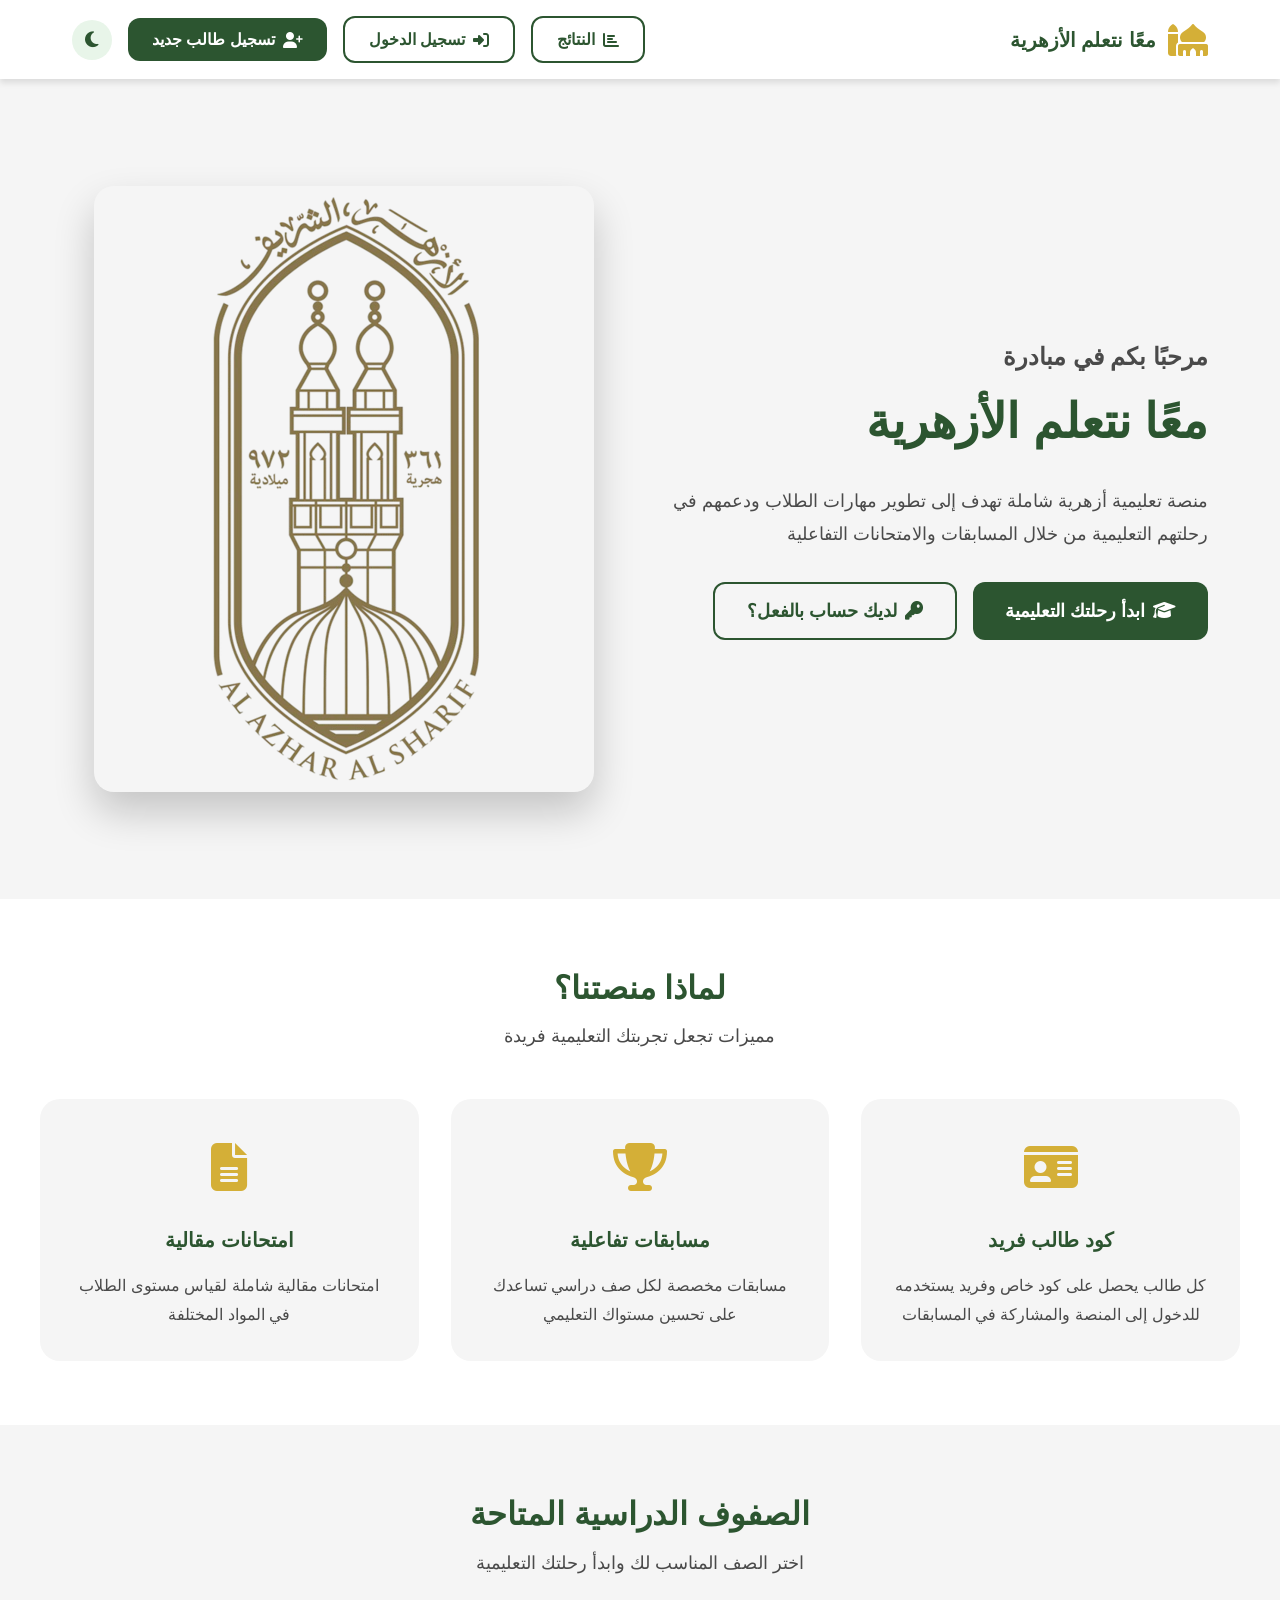
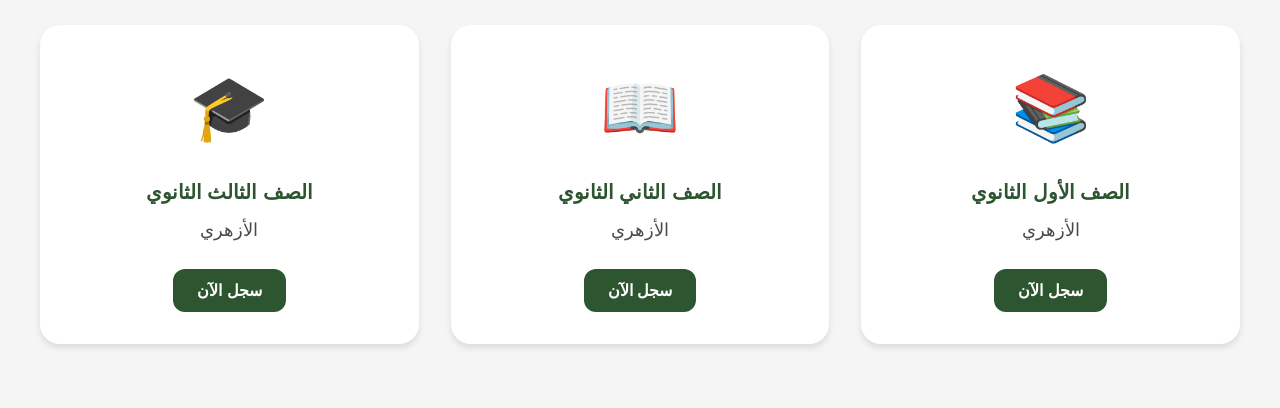
<file: index.html>
﻿<!DOCTYPE html>
<html lang="ar" dir="rtl">
<head>
    <meta charset="UTF-8">
    <meta name="viewport" content="width=device-width, initial-scale=1.0">
    <title>مبادرة معًا نتعلم الأزهرية</title>
    <link rel="stylesheet" href="https://cdnjs.cloudflare.com/ajax/libs/font-awesome/6.5.1/css/all.min.css">
    <style>
        /* ============ CSS Variables ============ */
        :root {
            --primary-color: #2c5530;
            --primary-dark: #1a3a1e;
            --primary-light: #4a7c59;
            --accent-color: #d4af37;
            --accent-dark: #b8962e;
            --text-primary: #1a1a1a;
            --text-secondary: #4a4a4a;
            --text-light: #6b6b6b;
            --bg-primary: #f5f5f5;
            --bg-secondary: #ffffff;
            --bg-accent: #e8f5e9;
            --success: #4caf50;
            --error: #f44336;
            --warning: #ff9800;
            --info: #2196f3;
            --shadow-sm: 0 2px 4px rgba(0,0,0,0.1);
            --shadow-md: 0 4px 6px rgba(0,0,0,0.1);
            --shadow-lg: 0 10px 25px rgba(0,0,0,0.15);
            --shadow-xl: 0 20px 40px rgba(0,0,0,0.2);
            --radius-sm: 8px;
            --radius-md: 12px;
            --radius-lg: 20px;
            --radius-xl: 30px;
            --transition-fast: 0.2s ease;
            --transition-medium: 0.3s ease;
            --transition-slow: 0.5s ease;
        }

        [data-theme="dark"] {
            --text-primary: #ffffff;
            --text-secondary: #e0e0e0;
            --text-light: #b0b0b0;
            --bg-primary: #121212;
            --bg-secondary: #1e1e1e;
            --bg-accent: #1a2a1a;
            --shadow-sm: 0 2px 4px rgba(0,0,0,0.3);
            --shadow-md: 0 4px 6px rgba(0,0,0,0.3);
            --shadow-lg: 0 10px 25px rgba(0,0,0,0.5);
        }

        * {
            margin: 0;
            padding: 0;
            box-sizing: border-box;
        }

        body {
            font-family: 'Segoe UI', 'Tahoma', 'Arial', sans-serif;
            background: var(--bg-primary);
            color: var(--text-primary);
            line-height: 1.6;
            transition: background var(--transition-medium), color var(--transition-medium);
            min-height: 100vh;
        }

        a {
            text-decoration: none;
            color: inherit;
        }

        button {
            cursor: pointer;
            border: none;
            outline: none;
            font-family: inherit;
        }

        input, select, textarea {
            font-family: inherit;
        }

        .header {
            background: var(--bg-secondary);
            box-shadow: var(--shadow-md);
            position: sticky;
            top: 0;
            z-index: 1000;
        }

        .nav-container {
            max-width: 1200px;
            margin: 0 auto;
            padding: 1rem 2rem;
            display: flex;
            justify-content: space-between;
            align-items: center;
        }

        .logo {
            display: flex;
            align-items: center;
            gap: 0.75rem;
            font-size: 1.25rem;
            font-weight: bold;
            color: var(--primary-color);
            cursor: pointer;
        }

        .logo i {
            font-size: 2rem;
            color: var(--accent-color);
        }

        .nav-actions {
            display: flex;
            gap: 1rem;
            align-items: center;
            flex-wrap: wrap;
        }

        .btn {
            padding: 0.75rem 1.5rem;
            border-radius: var(--radius-md);
            font-size: 1rem;
            font-weight: 600;
            transition: all var(--transition-medium);
            display: inline-flex;
            align-items: center;
            gap: 0.5rem;
            text-align: center;
            justify-content: center;
        }

        .btn:hover {
            transform: translateY(-2px);
            box-shadow: var(--shadow-lg);
        }

        .btn:active {
            transform: translateY(0);
        }

        .btn-primary {
            background: var(--primary-color);
            color: white;
        }

        .btn-primary:hover {
            background: var(--primary-dark);
        }

        .btn-outline {
            background: transparent;
            color: var(--primary-color);
            border: 2px solid var(--primary-color);
        }

        .btn-outline:hover {
            background: var(--primary-color);
            color: white;
        }

        .btn-danger {
            background: var(--error);
            color: white;
        }

        .btn-success {
            background: var(--success);
            color: white;
        }

        .btn-lg {
            padding: 1rem 2rem;
            font-size: 1.125rem;
        }

        .btn-block {
            width: 100%;
            display: flex;
            justify-content: center;
        }

        .theme-toggle {
            width: 40px;
            height: 40px;
            border-radius: 50%;
            background: var(--bg-accent);
            color: var(--primary-color);
            display: flex;
            align-items: center;
            justify-content: center;
            transition: all var(--transition-medium);
            font-size: 1.125rem;
        }

        .theme-toggle:hover {
            transform: rotate(180deg);
            background: var(--primary-color);
            color: white;
        }

        .hero {
            max-width: 1200px;
            margin: 0 auto;
            padding: 4rem 2rem;
            display: grid;
            grid-template-columns: 1fr 1fr;
            gap: 3rem;
            align-items: center;
            min-height: calc(100vh - 80px);
        }

        .hero-content {
            animation: slideInRight 0.8s ease;
        }

        .hero-title {
            font-size: 1.5rem;
            color: var(--text-secondary);
            margin-bottom: 0.5rem;
        }

        .hero-subtitle {
            font-size: 3rem;
            color: var(--primary-color);
            margin-bottom: 1.5rem;
            font-weight: 800;
        }

        .hero-description {
            font-size: 1.125rem;
            color: var(--text-secondary);
            margin-bottom: 2rem;
            line-height: 1.8;
        }

        .hero-actions {
            display: flex;
            gap: 1rem;
            flex-wrap: wrap;
        }

        .hero-image {
            animation: slideInLeft 0.8s ease;
            display: flex;
            justify-content: center;
            align-items: center;
            font-size: 8rem;
        }

        .section-header {
            text-align: center;
            margin-bottom: 3rem;
        }

        .section-header h2 {
            font-size: 2rem;
            color: var(--primary-color);
            margin-bottom: 0.5rem;
        }

        .section-header p {
            font-size: 1.125rem;
            color: var(--text-secondary);
        }

        .features {
            padding: 4rem 2rem;
            background: var(--bg-secondary);
        }

        .features-grid {
            max-width: 1200px;
            margin: 0 auto;
            display: grid;
            grid-template-columns: repeat(auto-fit, minmax(300px, 1fr));
            gap: 2rem;
        }

        .feature-card {
            padding: 2rem;
            border-radius: var(--radius-lg);
            background: var(--bg-primary);
            text-align: center;
            transition: all var(--transition-medium);
        }

        .feature-card:hover {
            transform: translateY(-10px);
            box-shadow: var(--shadow-xl);
        }

        .feature-icon {
            font-size: 3rem;
            color: var(--accent-color);
            margin-bottom: 1rem;
        }

        .feature-card h3 {
            font-size: 1.25rem;
            color: var(--primary-color);
            margin-bottom: 1rem;
        }

        .feature-card p {
            color: var(--text-secondary);
            line-height: 1.8;
        }

        .grades-section {
            padding: 4rem 2rem;
        }

        .grades-grid {
            max-width: 1200px;
            margin: 0 auto;
            display: grid;
            grid-template-columns: repeat(auto-fit, minmax(280px, 1fr));
            gap: 2rem;
        }

        .grade-card {
            padding: 2rem;
            border-radius: var(--radius-lg);
            background: var(--bg-secondary);
            text-align: center;
            box-shadow: var(--shadow-md);
            transition: all var(--transition-medium);
        }

        .grade-card:hover {
            transform: translateY(-10px);
            box-shadow: var(--shadow-xl);
            border: 2px solid var(--accent-color);
        }

        .grade-icon {
            font-size: 4rem;
            margin-bottom: 1rem;
        }

        .grade-card h3 {
            font-size: 1.25rem;
            color: var(--primary-color);
            margin-bottom: 0.5rem;
        }

        .grade-card p {
            color: var(--text-secondary);
            margin-bottom: 1.5rem;
            font-size: 1.125rem;
        }

        .auth-page {
            min-height: 100vh;
            display: flex;
            align-items: center;
            justify-content: center;
            background: linear-gradient(135deg, var(--primary-dark) 0%, var(--primary-color) 100%);
            padding: 2rem;
        }

        .auth-container {
            width: 100%;
            max-width: 600px;
        }

        .auth-card {
            background: var(--bg-secondary);
            padding: 2.5rem;
            border-radius: var(--radius-xl);
            box-shadow: var(--shadow-xl);
            animation: slideInUp 0.6s ease;
        }

        .auth-header {
            text-align: center;
            margin-bottom: 2rem;
            position: relative;
        }

        .back-btn {
            position: absolute;
            top: 0;
            right: 0;
            background: var(--bg-accent);
            color: var(--primary-color);
            width: 40px;
            height: 40px;
            border-radius: 50%;
            display: flex;
            align-items: center;
            justify-content: center;
            transition: all var(--transition-fast);
        }

        .back-btn:hover {
            background: var(--primary-color);
            color: white;
            transform: scale(1.1);
        }

        .auth-header h2 {
            font-size: 1.5rem;
            color: var(--primary-color);
            margin-bottom: 0.5rem;
        }

        .auth-header p {
            color: var(--text-secondary);
        }

        .auth-form {
            display: flex;
            flex-direction: column;
            gap: 1.5rem;
        }

        .auth-footer {
            text-align: center;
            margin-top: 1.5rem;
            color: var(--text-secondary);
        }

        .auth-footer a {
            color: var(--primary-color);
            font-weight: bold;
            cursor: pointer;
        }

        .form-group {
            position: relative;
        }

        .form-group label {
            display: block;
            margin-bottom: 0.5rem;
            font-weight: 600;
            color: var(--text-primary);
        }

        .form-group label i {
            margin-left: 0.5rem;
            color: var(--primary-color);
        }

        .form-group input,
        .form-group select,
        .form-group textarea {
            width: 100%;
            padding: 0.875rem 1rem;
            border: 2px solid #e0e0e0;
            border-radius: var(--radius-md);
            font-size: 1rem;
            transition: all var(--transition-fast);
            background: var(--bg-primary);
            color: var(--text-primary);
        }

        .form-group textarea {
            min-height: 150px;
            resize: vertical;
        }

        .form-group input:focus,
        .form-group select:focus,
        .form-group textarea:focus {
            border-color: var(--primary-color);
            outline: none;
            box-shadow: 0 0 0 3px rgba(44, 85, 48, 0.1);
        }

        .form-row {
            display: grid;
            grid-template-columns: 1fr 1fr;
            gap: 1rem;
        }

        .dashboard-container {
            max-width: 1200px;
            margin: 2rem auto;
            padding: 0 2rem;
        }

        .welcome-card {
            padding: 2rem;
            border-radius: var(--radius-lg);
            background: var(--bg-secondary);
            box-shadow: var(--shadow-md);
            display: flex;
            align-items: center;
            gap: 2rem;
            margin-bottom: 2rem;
            animation: fadeIn 0.6s ease;
        }

        .student-avatar {
            width: 80px;
            height: 80px;
            background: var(--primary-color);
            color: white;
            border-radius: 50%;
            display: flex;
            align-items: center;
            justify-content: center;
            font-size: 2.5rem;
            box-shadow: var(--shadow-lg);
        }

        .student-info h2 {
            font-size: 1.5rem;
            color: var(--primary-color);
            margin-bottom: 0.5rem;
        }

        .student-details {
            display: flex;
            gap: 1rem;
            flex-wrap: wrap;
        }

        .badge {
            padding: 0.5rem 1rem;
            background: var(--bg-accent);
            color: var(--primary-color);
            border-radius: var(--radius-sm);
            font-weight: 600;
            display: inline-flex;
            align-items: center;
            gap: 0.5rem;
        }

        .dashboard-grid {
            display: grid;
            grid-template-columns: repeat(auto-fit, minmax(300px, 1fr));
            gap: 2rem;
            margin-bottom: 2rem;
        }

        .dashboard-card {
            padding: 2rem;
            background: var(--bg-secondary);
            border-radius: var(--radius-lg);
            box-shadow: var(--shadow-md);
            cursor: pointer;
            transition: all var(--transition-medium);
            position: relative;
            animation: fadeInUp 0.6s ease;
        }

        .dashboard-card:hover {
            transform: translateY(-10px);
            box-shadow: var(--shadow-xl);
            background: var(--bg-accent);
        }

        .card-icon {
            font-size: 3rem;
            color: var(--accent-color);
            margin-bottom: 1rem;
        }

        .dashboard-card h3 {
            font-size: 1.25rem;
            color: var(--primary-color);
            margin-bottom: 0.5rem;
        }

        .dashboard-card p {
            color: var(--text-secondary);
        }

        .card-arrow {
            position: absolute;
            top: 1.5rem;
            left: 1.5rem;
            color: var(--text-light);
        }

        .account-details {
            padding: 2rem;
            border-radius: var(--radius-lg);
            background: var(--bg-secondary);
            box-shadow: var(--shadow-md);
        }

        .account-field {
            display: flex;
            justify-content: space-between;
            align-items: center;
            padding: 0.75rem 0;
            border-bottom: 1px solid var(--text-light);
            flex-wrap: wrap;
        }

        .account-field:last-child {
            border-bottom: none;
        }

        .account-field label {
            font-weight: bold;
            color: var(--text-secondary);
        }

        .account-field span {
            color: var(--text-primary);
        }

        .exam-container {
            max-width: 800px;
            margin: 0 auto;
            padding: 2rem;
        }

        .exam-header {
            background: var(--bg-secondary);
            padding: 2rem;
            border-radius: var(--radius-lg);
            box-shadow: var(--shadow-md);
            margin-bottom: 2rem;
            text-align: center;
        }

        .exam-title {
            font-size: 2rem;
            color: var(--primary-color);
            margin-bottom: 0.5rem;
        }

        .exam-info {
            display: flex;
            justify-content: center;
            gap: 2rem;
            flex-wrap: wrap;
            margin-top: 1rem;
        }

        .exam-info-item {
            text-align: center;
        }

        .exam-info-item label {
            display: block;
            font-weight: bold;
            color: var(--text-secondary);
            margin-bottom: 0.25rem;
        }

        .exam-info-item span {
            color: var(--primary-color);
            font-weight: 600;
        }

        .question-card {
            background: var(--bg-secondary);
            padding: 2rem;
            border-radius: var(--radius-lg);
            box-shadow: var(--shadow-md);
            margin-bottom: 2rem;
            display: none;
        }

        .question-card.active {
            display: block;
            animation: fadeIn 0.5s ease;
        }

        .question-number {
            font-size: 1.25rem;
            color: var(--accent-color);
            font-weight: bold;
            margin-bottom: 1rem;
        }

        .question-text {
            font-size: 1.25rem;
            color: var(--text-primary);
            margin-bottom: 1.5rem;
            font-weight: 600;
        }

        .answer-textarea {
            width: 100%;
            min-height: 200px;
            padding: 1rem;
            border: 2px solid #e0e0e0;
            border-radius: var(--radius-md);
            font-size: 1rem;
            background: var(--bg-primary);
            color: var(--text-primary);
            resize: vertical;
            transition: all var(--transition-fast);
        }

        .answer-textarea:focus {
            border-color: var(--primary-color);
            outline: none;
            box-shadow: 0 0 0 3px rgba(44, 85, 48, 0.1);
        }

        .exam-navigation {
            display: flex;
            justify-content: space-between;
            align-items: center;
            gap: 1rem;
            margin-top: 2rem;
            flex-wrap: wrap;
        }

        .progress-bar {
            width: 100%;
            height: 10px;
            background: var(--bg-accent);
            border-radius: 5px;
            margin: 1rem 0;
            overflow: hidden;
        }

        .progress-fill {
            height: 100%;
            background: var(--primary-color);
            border-radius: 5px;
            transition: width 0.3s ease;
        }

        .timer {
            font-size: 1.5rem;
            font-weight: bold;
            color: var(--error);
            text-align: center;
            margin: 1rem 0;
        }

        .results-container {
            max-width: 600px;
            margin: 0 auto;
            padding: 2rem;
        }

        .result-card {
            background: var(--bg-secondary);
            padding: 2rem;
            border-radius: var(--radius-lg);
            box-shadow: var(--shadow-md);
            text-align: center;
        }

        .result-icon {
            font-size: 4rem;
            color: var(--success);
            margin-bottom: 1rem;
        }

        .result-score {
            font-size: 3rem;
            font-weight: bold;
            color: var(--primary-color);
            margin: 1rem 0;
            display: flex;
            align-items: center;
            justify-content: center;
            gap: 0.5rem;
        }

        .success-page {
            min-height: 100vh;
            display: flex;
            align-items: center;
            justify-content: center;
            background: linear-gradient(135deg, var(--primary-dark) 0%, var(--primary-color) 100%);
            padding: 2rem;
        }

        .success-card {
            background: var(--bg-secondary);
            padding: 3rem;
            border-radius: var(--radius-xl);
            box-shadow: var(--shadow-xl);
            max-width: 600px;
            width: 100%;
            text-align: center;
            animation: slideInUp 0.6s ease;
        }

        .success-icon {
            font-size: 5rem;
            color: var(--success);
            margin-bottom: 1.5rem;
            animation: bounce 1s ease infinite;
        }

        .success-title {
            font-size: 2rem;
            color: var(--primary-color);
            margin-bottom: 1rem;
        }

        .student-code-display {
            background: var(--bg-accent);
            padding: 1.5rem;
            border-radius: var(--radius-lg);
            margin: 2rem 0;
            border: 3px dashed var(--accent-color);
        }

        .student-code-display label {
            display: block;
            color: var(--text-secondary);
            margin-bottom: 0.5rem;
            font-size: 1.125rem;
        }

        .student-code-display .code {
            font-size: 2.5rem;
            font-weight: bold;
            color: var(--primary-color);
            letter-spacing: 2px;
        }

        .student-info-summary {
            text-align: right;
            margin: 2rem 0;
            padding: 1.5rem;
            background: var(--bg-primary);
            border-radius: var(--radius-md);
        }

        .info-row {
            display: flex;
            justify-content: space-between;
            padding: 0.5rem 0;
            border-bottom: 1px solid var(--text-light);
            flex-wrap: wrap;
        }

        .info-row:last-child {
            border-bottom: none;
        }

        .info-label {
            font-weight: bold;
            color: var(--text-secondary);
        }

        .info-value {
            color: var(--text-primary);
        }

        .warning-message {
            background: #fff3cd;
            color: #856404;
            padding: 1rem;
            border-radius: var(--radius-md);
            margin: 1.5rem 0;
            border: 1px solid #ffeeba;
        }

        [data-theme="dark"] .warning-message {
            background: #3a3a1a;
            color: #ffd700;
            border-color: #4a4a2a;
        }

        .action-buttons {
            display: flex;
            gap: 1rem;
            margin-top: 2rem;
            flex-wrap: wrap;
            justify-content: center;
        }

        .loading-overlay {
            position: fixed;
            top: 0;
            left: 0;
            width: 100%;
            height: 100%;
            background: rgba(0, 0, 0, 0.5);
            display: none;
            justify-content: center;
            align-items: center;
            z-index: 10000;
            backdrop-filter: blur(5px);
        }

        .loading-overlay.active {
            display: flex;
        }

        .loading-spinner {
            width: 50px;
            height: 50px;
            border: 5px solid rgba(255, 255, 255, 0.3);
            border-top: 5px solid #d4af37;
            border-radius: 50%;
            animation: spin 1s linear infinite;
        }

        .toast-container {
            position: fixed;
            bottom: 20px;
            left: 20px;
            z-index: 9999;
            display: flex;
            flex-direction: column;
            gap: 0.5rem;
        }

        .toast {
            padding: 1rem 1.5rem;
            border-radius: var(--radius-md);
            color: white;
            box-shadow: var(--shadow-lg);
            animation: slideInLeft 0.3s ease;
            display: flex;
            align-items: center;
            gap: 0.75rem;
            min-width: 300px;
            max-width: 400px;
        }

        .toast-success {
            background: var(--success);
        }

        .toast-error {
            background: var(--error);
        }

        .toast-info {
            background: var(--info);
        }

        .empty-state {
            text-align: center;
            padding: 3rem;
            color: var(--text-light);
        }

        .empty-state i {
            font-size: 4rem;
            margin-bottom: 1rem;
            color: var(--accent-color);
        }

        @keyframes fadeIn {
            from { opacity: 0; }
            to { opacity: 1; }
        }

        @keyframes fadeInUp {
            from {
                opacity: 0;
                transform: translateY(20px);
            }
            to {
                opacity: 1;
                transform: translateY(0);
            }
        }

        @keyframes slideInRight {
            from {
                opacity: 0;
                transform: translateX(50px);
            }
            to {
                opacity: 1;
                transform: translateX(0);
            }
        }

        @keyframes slideInLeft {
            from {
                opacity: 0;
                transform: translateX(-50px);
            }
            to {
                opacity: 1;
                transform: translateX(0);
            }
        }

        @keyframes slideInUp {
            from {
                opacity: 0;
                transform: translateY(30px);
            }
            to {
                opacity: 1;
                transform: translateY(0);
            }
        }

        @keyframes spin {
            from { transform: rotate(0deg); }
            to { transform: rotate(360deg); }
        }

        @keyframes bounce {
            0%, 100% { transform: translateY(0); }
            50% { transform: translateY(-10px); }
        }

        @media (max-width: 768px) {
            .hero {
                grid-template-columns: 1fr;
                text-align: center;
                padding: 2rem 1rem;
            }
            
            .hero-subtitle {
                font-size: 1.5rem;
            }
            
            .hero-actions {
                justify-content: center;
            }
            
            .nav-container {
                flex-direction: column;
                gap: 1rem;
                padding: 1rem;
            }
            
            .nav-actions {
                width: 100%;
                justify-content: center;
                flex-wrap: wrap;
            }
            
            .form-row {
                grid-template-columns: 1fr;
            }
            
            .dashboard-grid {
                grid-template-columns: 1fr;
            }
            
            .welcome-card {
                flex-direction: column;
                text-align: center;
            }
            
            .student-details {
                justify-content: center;
            }
            
            .exam-navigation {
                flex-direction: column;
            }
        }

        @media (max-width: 480px) {
            .btn {
                width: 100%;
                margin-bottom: 0.5rem;
            }
            
            .hero-actions {
                flex-direction: column;
            }
            
            .grades-grid {
                grid-template-columns: 1fr;
            }
            
            .auth-card {
                padding: 1.5rem;
            }
            
            .success-card {
                padding: 2rem;
            }
            
            .student-code-display .code {
                font-size: 1.8rem;
            }
            
            .action-buttons {
                flex-direction: column;
            }
        }
    </style>
</head>
<body>
    <div id="app"></div>
    <div id="loadingOverlay" class="loading-overlay">
        <div class="loading-spinner"></div>
    </div>
    <div id="toastContainer" class="toast-container"></div>

    <script>
        // ============ Data Management ============
        function initData() {
            if (!localStorage.getItem('azhar_students')) {
                const defaultStudents = [
                    {
                        studentCode: "AZ-K0EM7X",
                        fullName: "عبدالرحمن عادل أحمد المقدم",
                        phone: "01000000000",
                        governorate: "الشرقية",
                        azharRegion: "منطقة الشرقية الأزهرية",
                        institute: "معهد الحمد النموذجي الاعدادي الثانوي عربي بنين بمشتول السوق",
                        grade: "first_secondary",
                        password: "ADELAHMED_80903$",
                        registrationDate: "2024-01-01T00:00:00.000Z"
                    }
                ];
                localStorage.setItem('azhar_students', JSON.stringify(defaultStudents));
            }
            
            if (!localStorage.getItem('azhar_session')) {
                localStorage.setItem('azhar_session', JSON.stringify(null));
            }
        }

        initData();

        function getStudents() {
            return JSON.parse(localStorage.getItem('azhar_students') || '[]');
        }

        function saveStudents(students) {
            localStorage.setItem('azhar_students', JSON.stringify(students));
        }

        function findStudentByCode(code) {
            const students = getStudents();
            return students.find(s => s.studentCode === code);
        }

        function findStudentByPhone(phone) {
            const students = getStudents();
            return students.find(s => s.phone === phone);
        }

        function addStudent(studentData) {
            const students = getStudents();
            students.push(studentData);
            saveStudents(students);
            return studentData;
        }

        function generateStudentCode() {
            const chars = 'ABCDEFGHIJKLMNOPQRSTUVWXYZ0123456789';
            let code;
            let exists;
            
            do {
                code = 'AZ-';
                for (let i = 0; i < 6; i++) {
                    code += chars.charAt(Math.floor(Math.random() * chars.length));
                }
                exists = findStudentByCode(code);
            } while (exists);
            
            return code;
        }

        function checkLogin(code, password) {
            const student = findStudentByCode(code);
            if (student && student.password === password) {
                return student;
            }
            return null;
        }

        function saveSession(student) {
            localStorage.setItem('azhar_session', JSON.stringify({
                studentCode: student.studentCode,
                loginTime: new Date().toISOString()
            }));
        }

        function getSession() {
            return JSON.parse(localStorage.getItem('azhar_session') || 'null');
        }

        function clearSession() {
            localStorage.removeItem('azhar_session');
        }

        function getGradeName(gradeCode) {
            const grades = {
                'first_secondary': 'الصف الأول الثانوي الأزهري',
                'second_secondary': 'الصف الثاني الثانوي الأزهري',
                'third_secondary': 'الصف الثالث الثانوي الأزهري'
            };
            return grades[gradeCode] || gradeCode;
        }

        // ============ Utility Functions ============
        function showLoading() {
            document.getElementById('loadingOverlay').classList.add('active');
        }

        function hideLoading() {
            document.getElementById('loadingOverlay').classList.remove('active');
        }

        function showToast(message, type = 'info') {
            const container = document.getElementById('toastContainer');
            const toast = document.createElement('div');
            toast.className = `toast toast-${type}`;
            toast.innerHTML = `
                <i class="fas fa-${type === 'success' ? 'check-circle' : type === 'error' ? 'exclamation-circle' : 'info-circle'}"></i>
                <span>${message}</span>
            `;
            container.appendChild(toast);
            setTimeout(() => {
                toast.style.opacity = '0';
                toast.style.transform = 'translateX(100px)';
                setTimeout(() => toast.remove(), 300);
            }, 3000);
        }

        function validatePhone(phone) {
            return /^01[0-9]{9}$/.test(phone);
        }

        function loadTheme() {
            const theme = localStorage.getItem('theme') || 'light';
            document.documentElement.setAttribute('data-theme', theme);
        }

        function toggleTheme() {
            const currentTheme = document.documentElement.getAttribute('data-theme');
            const newTheme = currentTheme === 'light' ? 'dark' : 'light';
            document.documentElement.setAttribute('data-theme', newTheme);
            localStorage.setItem('theme', newTheme);
            updateThemeButton();
        }

        function updateThemeButton() {
            const theme = document.documentElement.getAttribute('data-theme');
            const buttons = document.querySelectorAll('.theme-toggle i');
            buttons.forEach(btn => {
                btn.className = theme === 'light' ? 'fas fa-moon' : 'fas fa-sun';
            });
        }

        function checkAuth() {
            const session = getSession();
            if (!session) return null;
            const student = findStudentByCode(session.studentCode);
            if (!student) {
                clearSession();
                return null;
            }
            return student;
        }

        function logout() {
            clearSession();
            showToast('تم تسجيل الخروج بنجاح', 'success');
            setTimeout(() => showHomePage(), 1000);
        }

        // ============ Page Renderers ============
        function showHomePage() {
            const app = document.getElementById('app');
            const theme = document.documentElement.getAttribute('data-theme');
            
            app.innerHTML = `
                <header class="header">
                    <nav class="nav-container">
                        <div class="logo" onclick="showHomePage()">
                            <i class="fas fa-mosque"></i>
                            <span>معًا نتعلم الأزهرية</span>
                        </div>
                        <div class="nav-actions">
                            <button class="btn btn-outline" onclick="showResultsPage()">
                                <i class="fas fa-chart-bar"></i>
                                النتائج
                            </button>
                            <button class="btn btn-outline" onclick="showLoginPage()">
                                <i class="fas fa-sign-in-alt"></i>
                                تسجيل الدخول
                            </button>
                            <button class="btn btn-primary" onclick="showRegisterPage()">
                                <i class="fas fa-user-plus"></i>
                                تسجيل طالب جديد
                            </button>
                            <button class="theme-toggle" onclick="toggleTheme()">
                                <i class="fas ${theme === 'light' ? 'fa-moon' : 'fa-sun'}"></i>
                            </button>
                        </div>
                    </nav>
                </header>

                <section class="hero">
                    <div class="hero-content">
                        <h1 class="hero-title">مرحبًا بكم في مبادرة</h1>
                        <h2 class="hero-subtitle">معًا نتعلم الأزهرية</h2>
                        <p class="hero-description">
                            منصة تعليمية أزهرية شاملة تهدف إلى تطوير مهارات الطلاب
                            ودعمهم في رحلتهم التعليمية من خلال المسابقات والامتحانات التفاعلية
                        </p>
                        <div class="hero-actions">
                            <button class="btn btn-primary btn-lg" onclick="showRegisterPage()">
                                <i class="fas fa-graduation-cap"></i>
                                ابدأ رحلتك التعليمية
                            </button>
                            <button class="btn btn-outline btn-lg" onclick="showLoginPage()">
                                <i class="fas fa-key"></i>
                                لديك حساب بالفعل؟
                            </button>
                        </div>
                    </div>
                    <div class="hero-image">
    <img src="Al-Azhar_al-Sharif_logo.png" alt="مبادرة معًا نتعلم الأزهرية" style="max-width: 100%; height: auto; border-radius: 20px; box-shadow: 0 20px 40px rgba(0,0,0,0.2);">
</div>
                </section>

                <section class="features">
                    <div class="section-header">
                        <h2>لماذا منصتنا؟</h2>
                        <p>مميزات تجعل تجربتك التعليمية فريدة</p>
                    </div>
                    <div class="features-grid">
                        <div class="feature-card">
                            <div class="feature-icon"><i class="fas fa-id-card"></i></div>
                            <h3>كود طالب فريد</h3>
                            <p>كل طالب يحصل على كود خاص وفريد يستخدمه للدخول إلى المنصة والمشاركة في المسابقات</p>
                        </div>
                        <div class="feature-card">
                            <div class="feature-icon"><i class="fas fa-trophy"></i></div>
                            <h3>مسابقات تفاعلية</h3>
                            <p>مسابقات مخصصة لكل صف دراسي تساعدك على تحسين مستواك التعليمي</p>
                        </div>
                        <div class="feature-card">
                            <div class="feature-icon"><i class="fas fa-file-alt"></i></div>
                            <h3>امتحانات مقالية</h3>
                            <p>امتحانات مقالية شاملة لقياس مستوى الطلاب في المواد المختلفة</p>
                        </div>
                    </div>
                </section>

                <section class="grades-section">
                    <div class="section-header">
                        <h2>الصفوف الدراسية المتاحة</h2>
                        <p>اختر الصف المناسب لك وابدأ رحلتك التعليمية</p>
                    </div>
                    <div class="grades-grid">
                        <div class="grade-card">
                            <div class="grade-icon">📚</div>
                            <h3>الصف الأول الثانوي</h3>
                            <p>الأزهري</p>
                            <button class="btn btn-primary" onclick="showRegisterPage()">سجل الآن</button>
                        </div>
                        <div class="grade-card">
                            <div class="grade-icon">📖</div>
                            <h3>الصف الثاني الثانوي</h3>
                            <p>الأزهري</p>
                            <button class="btn btn-primary" onclick="showRegisterPage()">سجل الآن</button>
                        </div>
                        <div class="grade-card">
                            <div class="grade-icon">🎓</div>
                            <h3>الصف الثالث الثانوي</h3>
                            <p>الأزهري</p>
                            <button class="btn btn-primary" onclick="showRegisterPage()">سجل الآن</button>
                        </div>
                    </div>
                </section>
            `;
        }

        function showRegisterPage() {
            const app = document.getElementById('app');
            
            app.innerHTML = `
                <div class="auth-page">
                    <div class="auth-container">
                        <div class="auth-card">
                            <div class="auth-header">
                                <button class="back-btn" onclick="showHomePage()">
                                    <i class="fas fa-arrow-right"></i>
                                </button>
                                <h2>تسجيل طالب جديد</h2>
                                <p>قم بإنشاء حسابك للانضمام إلى المبادرة</p>
                            </div>

                            <form id="registerForm" class="auth-form" onsubmit="handleRegistration(event)">
                                <div class="form-group">
                                    <label><i class="fas fa-user"></i> الاسم بالكامل</label>
                                    <input type="text" id="fullName" required placeholder="أدخل اسمك بالكامل">
                                </div>

                                <div class="form-group">
                                    <label><i class="fas fa-phone"></i> رقم الهاتف</label>
                                    <input type="tel" id="phone" required placeholder="01xxxxxxxxx">
                                </div>

                                <div class="form-row">
                                    <div class="form-group">
                                        <label><i class="fas fa-map-marker-alt"></i> المحافظة</label>
                                        <select id="governorate" required>
                                            <option value="">اختر المحافظة</option>
                                            <option value="القاهرة">القاهرة</option>
                                            <option value="الجيزة">الجيزة</option>
                                            <option value="الإسكندرية">الإسكندرية</option>
                                            <option value="الدقهلية">الدقهلية</option>
                                            <option value="الشرقية">الشرقية</option>
                                            <option value="الغربية">الغربية</option>
                                            <option value="المنوفية">المنوفية</option>
                                            <option value="القليوبية">القليوبية</option>
                                            <option value="البحيرة">البحيرة</option>
                                            <option value="كفر الشيخ">كفر الشيخ</option>
                                            <option value="دمياط">دمياط</option>
                                            <option value="بورسعيد">بورسعيد</option>
                                            <option value="الإسماعيلية">الإسماعيلية</option>
                                            <option value="السويس">السويس</option>
                                            <option value="شمال سيناء">شمال سيناء</option>
                                            <option value="جنوب سيناء">جنوب سيناء</option>
                                            <option value="بني سويف">بني سويف</option>
                                            <option value="الفيوم">الفيوم</option>
                                            <option value="المنيا">المنيا</option>
                                            <option value="أسيوط">أسيوط</option>
                                            <option value="سوهاج">سوهاج</option>
                                            <option value="قنا">قنا</option>
                                            <option value="الأقصر">الأقصر</option>
                                            <option value="أسوان">أسوان</option>
                                            <option value="البحر الأحمر">البحر الأحمر</option>
                                            <option value="الوادي الجديد">الوادي الجديد</option>
                                            <option value="مطروح">مطروح</option>
                                        </select>
                                    </div>

                                    <div class="form-group">
                                        <label><i class="fas fa-building"></i> المنطقة الأزهرية</label>
                                        <input type="text" id="azharRegion" required placeholder="مثال: منطقة الشرقية الأزهرية">
                                    </div>
                                </div>

                                <div class="form-group">
                                    <label><i class="fas fa-school"></i> اسم المعهد</label>
                                    <input type="text" id="institute" required placeholder="مثال: معهد الزقازيق الثانوي">
                                </div>

                                <div class="form-group">
                                    <label><i class="fas fa-graduation-cap"></i> الصف الدراسي</label>
                                    <select id="grade" required>
                                        <option value="">اختر الصف الدراسي</option>
                                        <option value="first_secondary">الصف الأول الثانوي الأزهري</option>
                                        <option value="second_secondary">الصف الثاني الثانوي الأزهري</option>
                                        <option value="third_secondary">الصف الثالث الثانوي الأزهري</option>
                                    </select>
                                </div>

                                <div class="form-row">
                                    <div class="form-group">
                                        <label><i class="fas fa-lock"></i> كلمة المرور</label>
                                        <input type="password" id="password" required placeholder="أدخل كلمة المرور" minlength="6">
                                    </div>

                                    <div class="form-group">
                                        <label><i class="fas fa-check-circle"></i> تأكيد كلمة المرور</label>
                                        <input type="password" id="confirmPassword" required placeholder="أعد إدخال كلمة المرور" minlength="6">
                                    </div>
                                </div>

                                <button type="submit" class="btn btn-primary btn-block btn-lg">
                                    <i class="fas fa-user-plus"></i>
                                    إنشاء الحساب
                                </button>
                            </form>

                            <div class="auth-footer">
                                <p>لديك حساب بالفعل؟ <a onclick="showLoginPage()">تسجيل الدخول</a></p>
                            </div>
                        </div>
                    </div>
                </div>
            `;
        }

        function showLoginPage() {
            const app = document.getElementById('app');
            
            app.innerHTML = `
                <div class="auth-page">
                    <div class="auth-container">
                        <div class="auth-card">
                            <div class="auth-header">
                                <button class="back-btn" onclick="showHomePage()">
                                    <i class="fas fa-arrow-right"></i>
                                </button>
                                <h2>تسجيل الدخول</h2>
                                <p>أدخل بياناتك للوصول إلى حسابك</p>
                            </div>

                            <form id="loginForm" class="auth-form" onsubmit="handleLogin(event)">
                                <div class="form-group">
                                    <label><i class="fas fa-id-card"></i> كود الطالب</label>
                                    <input type="text" id="studentCode" required placeholder="أدخل كود الطالب الخاص بك">
                                </div>

                                <div class="form-group">
                                    <label><i class="fas fa-lock"></i> كلمة المرور</label>
                                    <input type="password" id="password" required placeholder="أدخل كلمة المرور">
                                </div>

                                <button type="submit" class="btn btn-primary btn-block btn-lg">
                                    <i class="fas fa-sign-in-alt"></i>
                                    تسجيل الدخول
                                </button>
                            </form>

                            <div class="auth-footer">
                                <p>ليس لديك حساب؟ <a onclick="showRegisterPage()">تسجيل طالب جديد</a></p>
                            </div>
                        </div>
                    </div>
                </div>
            `;
        }

        function showDashboardPage(student) {
            const app = document.getElementById('app');
            
            app.innerHTML = `
                <header class="header">
                    <nav class="nav-container">
                        <div class="logo" onclick="showDashboardPage(checkAuth())">
                            <i class="fas fa-mosque"></i>
                            <span>معًا نتعلم الأزهرية</span>
                        </div>
                        <div class="nav-actions">
                            <button class="theme-toggle" onclick="toggleTheme()">
                                <i class="fas fa-moon"></i>
                            </button>
                            <button class="btn btn-danger" onclick="logout()">
                                <i class="fas fa-sign-out-alt"></i>
                                تسجيل الخروج
                            </button>
                        </div>
                    </nav>
                </header>

                <div class="dashboard-container">
                    <div class="welcome-card">
                        <div class="student-avatar">
                            <span>${student.fullName.charAt(0)}</span>
                        </div>
                        <div class="student-info">
                            <h2>مرحبًا، ${student.fullName}</h2>
                            <div class="student-details">
                                <span class="badge">
                                    <i class="fas fa-id-card"></i>
                                    الكود: ${student.studentCode}
                                </span>
                                <span class="badge">
                                    <i class="fas fa-graduation-cap"></i>
                                    الصف: ${getGradeName(student.grade)}
                                </span>
                            </div>
                        </div>
                    </div>

                    <div class="dashboard-grid">
                        <div class="dashboard-card" onclick="showExamStartPage()">
                            <div class="card-icon"><i class="fas fa-file-alt"></i></div>
                            <h3>الامتحانات</h3>
                            <p>الإمتحان الثاني -نحو </p>
                            <span class="card-arrow"><i class="fas fa-chevron-left"></i></span>
                        </div>

                        <div class="dashboard-card" onclick="showResultsPage()">
                            <div class="card-icon"><i class="fas fa-chart-bar"></i></div>
                            <h3>النتائج</h3>
                            <p>عرض نتائج الامتحانات</p>
                            <span class="card-arrow"><i class="fas fa-chevron-left"></i></span>
                        </div>

                        <div class="dashboard-card" onclick="showAccountData(student)">
                            <div class="card-icon"><i class="fas fa-user"></i></div>
                            <h3>بيانات الحساب</h3>
                            <p>عرض بياناتك</p>
                            <span class="card-arrow"><i class="fas fa-chevron-left"></i></span>
                        </div>
                    </div>
                </div>
            `;
        }

        function showExamStartPage() {
            const student = checkAuth();
            if (!student) {
                showLoginPage();
                return;
            }
            
            const app = document.getElementById('app');
            
            app.innerHTML = `
                <header class="header">
                    <nav class="nav-container">
                        <div class="logo" onclick="showDashboardPage(checkAuth())">
                            <i class="fas fa-mosque"></i>
                            <span>معًا نتعلم الأزهرية</span>
                        </div>
                        <div class="nav-actions">
                            <button class="btn btn-outline" onclick="showDashboardPage(checkAuth())">
                                <i class="fas fa-arrow-right"></i>
                                رجوع
                            </button>
                        </div>
                    </nav>
                </header>

                <div class="exam-container">
                    <div class="exam-header">
                        <div style="font-size: 3rem; margin-bottom: 1rem;">📝</div>
                        <h2 class="exam-title">اختبار النحو – الصف الأول الثانوي الأزهري</h2>
                        <p style="color: var(--text-secondary); margin: 1rem 0;">الموسم الأول 2026 / 2027</p>
                        <div class="exam-info">
                            <div class="exam-info-item">
                                <label>اسم الطالب</label>
                                <span>${student.fullName}</span>
                            </div>
                            <div class="exam-info-item">
                                <label>كود الطالب</label>
                                <span>${student.studentCode}</span>
                            </div>
                        </div>
                    </div>

                    <div class="auth-card">
                        <form onsubmit="startExam(event)">
                            <div class="form-group">
                                <label><i class="fas fa-user"></i> اسم الطالب</label>
                                <input type="text" id="examStudentName" required value="${student.fullName}">
                            </div>

                            <div class="form-group">
                                <label><i class="fas fa-id-card"></i> كود الطالب</label>
                                <input type="text" id="examStudentCode" required value="${student.studentCode}">
                            </div>

                            <button type="submit" class="btn btn-primary btn-block btn-lg">
                                <i class="fas fa-play"></i>
                                بدء الامتحان
                            </button>
                        </form>
                    </div>
                </div>
            `;
        }

        const examQuestions = [
            { id: 1, question: 'اعرب ما يأتي      قال ابن مالك :- كلامنا لفظ مفيد كاستقم ' },
            { id: 2, question: 'ما هي حالة الفعل الماضي من الاعراب والبناء؟' },
            { id: 3, question: 'ما حالة الفعل المضارع من الاعراب والبناء؟' },
            { id: 4, question: 'ما هي حالة الفعل الأمر من الاعراب والبناء؟' },
            { id: 5, question: 'اذكر الابيات التي قالها ابن مالك عن {الكلام وما يتألف منه}' }
        ];

        let currentQuestion = 0;
        let examAnswers = [];
        let examTimer;
        let examTimeLeft = 1800;

        function startExam(event) {
            event.preventDefault();
            
            const studentName = document.getElementById('examStudentName').value.trim();
            const studentCode = document.getElementById('examStudentCode').value.trim();
            
            if (!studentName || !studentCode) {
                showToast('يرجى إدخال اسم الطالب وكود الطالب', 'error');
                return;
            }
            
            const student = checkAuth();
            if (!student) {
                showLoginPage();
                return;
            }
            
            if (student.studentCode !== studentCode.toUpperCase()) {
                showToast('كود الطالب غير صحيح', 'error');
                return;
            }
            
            currentQuestion = 0;
            examAnswers = Array(examQuestions.length).fill('');
            examTimeLeft = 1800;
            
            showExamPage(student);
            startTimer();
        }

        function showExamPage(student) {
            const app = document.getElementById('app');
            
            app.innerHTML = `
                <header class="header">
                    <nav class="nav-container">
                        <div class="logo">
                            <i class="fas fa-mosque"></i>
                            <span>معًا نتعلم الأزهرية</span>
                        </div>
                        <div class="nav-actions">
                            <span class="badge">${student.fullName}</span>
                        </div>
                    </nav>
                </header>

                <div class="exam-container">
                    <div class="exam-header">
                        <h2 style="color: var(--primary-color);">اختبار النحو</h2>
                        <p>الصف الأول الثانوي الأزهري - الموسم الأول 2026/2027</p>
                        <div class="timer" id="examTimer">30:00</div>
                        <div class="progress-bar">
                            <div class="progress-fill" id="progressFill" style="width: 20%;"></div>
                        </div>
                        <p id="progressText">السؤال 1 من ${examQuestions.length}</p>
                    </div>

                    <div id="questionsContainer">
                        ${examQuestions.map((q, index) => `
                            <div class="question-card ${index === 0 ? 'active' : ''}" id="question-${index}">
                                <div class="question-number">سؤال ${index + 1}</div>
                                <div class="question-text">${q.question}</div>
                                <textarea class="answer-textarea" id="answer-${index}" placeholder="اكتب إجابتك هنا..." oninput="saveAnswer(${index}, this.value)"></textarea>
                            </div>
                        `).join('')}
                    </div>

                    <div class="exam-navigation">
                        <button class="btn btn-outline" id="prevBtn" onclick="previousQuestion()" disabled>
                            <i class="fas fa-arrow-right"></i>
                            السؤال السابق
                        </button>
                        <button class="btn btn-primary" id="nextBtn" onclick="nextQuestion()">
                            السؤال التالي
                            <i class="fas fa-arrow-left"></i>
                        </button>
                        <button class="btn btn-danger" onclick="submitExam()">
                            <i class="fas fa-check"></i>
                            تسليم الامتحان
                        </button>
                    </div>
                </div>
            `;
        }

        function saveAnswer(index, value) {
            examAnswers[index] = value;
        }

        function nextQuestion() {
            if (currentQuestion < examQuestions.length - 1) {
                currentQuestion++;
                updateQuestionDisplay();
            }
        }

        function previousQuestion() {
            if (currentQuestion > 0) {
                currentQuestion--;
                updateQuestionDisplay();
            }
        }

        function updateQuestionDisplay() {
            const questions = document.querySelectorAll('.question-card');
            questions.forEach((q, index) => {
                q.classList.remove('active');
                if (index === currentQuestion) {
                    q.classList.add('active');
                }
            });
            
            document.getElementById('prevBtn').disabled = currentQuestion === 0;
            document.getElementById('nextBtn').style.display = currentQuestion === examQuestions.length - 1 ? 'none' : 'inline-flex';
            
            const progress = ((currentQuestion + 1) / examQuestions.length) * 100;
            document.getElementById('progressFill').style.width = progress + '%';
            document.getElementById('progressText').textContent = `السؤال ${currentQuestion + 1} من ${examQuestions.length}`;
        }

        function startTimer() {
            clearInterval(examTimer);
            examTimer = setInterval(() => {
                examTimeLeft--;
                
                const minutes = Math.floor(examTimeLeft / 60);
                const seconds = examTimeLeft % 60;
                const timerElement = document.getElementById('examTimer');
                
                if (timerElement) {
                    timerElement.textContent = `${minutes.toString().padStart(2, '0')}:${seconds.toString().padStart(2, '0')}`;
                    if (examTimeLeft <= 300) {
                        timerElement.style.color = '#f44336';
                    }
                }
                
                if (examTimeLeft <= 0) {
                    clearInterval(examTimer);
                    submitExam();
                }
            }, 1000);
        }

        function submitExam() {
            if (confirm('هل أنت متأكد من تسليم الامتحان؟ لن تستطيع تعديل إجاباتك بعد التسليم.')) {
                clearInterval(examTimer);
                
                const student = checkAuth();
                if (!student) return;
                
                showExamSuccessPage(student);
            }
        }

        function showExamSuccessPage(student) {
            const app = document.getElementById('app');
            
            app.innerHTML = `
                <div class="success-page">
                    <div class="success-card">
                        <div class="success-icon">
                            <i class="fas fa-check-circle"></i>
                        </div>
                        
                        <h1 class="success-title">تم تسليم الامتحان بنجاح</h1>
                        
                        <div class="student-info-summary">
                            <div class="info-row">
                                <span class="info-label">اسم الطالب:</span>
                                <span class="info-value">${student.fullName}</span>
                            </div>
                            <div class="info-row">
                                <span class="info-label">كود الطالب:</span>
                                <span class="info-value">${student.studentCode}</span>
                            </div>
                            <div class="info-row">
                                <span class="info-label">الصف الدراسي:</span>
                                <span class="info-value">${getGradeName(student.grade)}</span>
                            </div>
                            <div class="info-row">
                                <span class="info-label">المادة:</span>
                                <span class="info-value">النحو</span>
                            </div>
                            <div class="info-row">
                                <span class="info-label">الموسم:</span>
                                <span class="info-value">الموسم الأول 2026/2027</span>
                            </div>
                            <div class="info-row">
                                <span class="info-label">عدد الأسئلة:</span>
                                <span class="info-value">5 أسئلة</span>
                            </div>
                            <div class="info-row">
                                <span class="info-label">حالة الامتحان:</span>
                                <span class="info-value" style="color: #4caf50;">تم تسليم الامتحان بنجاح</span>
                            </div>
                            <div class="info-row">
                                <span class="info-label">وقت التسليم:</span>
                                <span class="info-value">${new Date().toLocaleString('ar-EG')}</span>
                            </div>
                        </div>
                        
                        <div class="warning-message">
                            <i class="fas fa-info-circle"></i>
                            <strong>ملاحظة:</strong> استنى لحد ما النتيجة تظهر في صفحة النتائج
                        </div>
                        
                        <div class="action-buttons">
                            <button class="btn btn-primary btn-lg" onclick="showResultsPage()">
                                <i class="fas fa-chart-bar"></i>
                                الذهاب لصفحة النتائج
                            </button>
                            <button class="btn btn-outline btn-lg" onclick="showDashboardPage(checkAuth())">
                                <i class="fas fa-home"></i>
                                العودة للوحة التحكم
                            </button>
                        </div>
                    </div>
                </div>
            `;
        }

        function showResultsPage() {
            const app = document.getElementById('app');
            const theme = document.documentElement.getAttribute('data-theme');
            
            app.innerHTML = `
                <header class="header">
                    <nav class="nav-container">
                        <div class="logo" onclick="showHomePage()">
                            <i class="fas fa-mosque"></i>
                            <span>معًا نتعلم الأزهرية</span>
                        </div>
                        <div class="nav-actions">
                            <button class="btn btn-outline" onclick="showHomePage()">
                                <i class="fas fa-home"></i>
                                الرئيسية
                            </button>
                            <button class="theme-toggle" onclick="toggleTheme()">
                                <i class="fas ${theme === 'light' ? 'fa-moon' : 'fa-sun'}"></i>
                            </button>
                        </div>
                    </nav>
                </header>

                <div class="results-container">
                    <div class="auth-card">
                        <div class="auth-header">
                            <h2>صفحة النتائج</h2>
                            <p>ابحث عن نتيجتك باستخدام كود الطالب</p>
                        </div>

                        <div class="form-group">
                            <label><i class="fas fa-search"></i> كود الطالب</label>
                            <input type="text" id="searchCode" placeholder="أدخل كود الطالب للبحث عن النتيجة">
                        </div>

                        <button class="btn btn-primary btn-block btn-lg" onclick="searchResult()">
                            <i class="fas fa-search"></i>
                            بحث
                        </button>

                        <div id="resultDisplay" style="margin-top: 2rem;"></div>
                    </div>
                </div>
            `;
        }

        function searchResult() {
            const code = document.getElementById('searchCode').value.trim().toUpperCase();
            
            if (!code) {
                showToast('يرجى إدخال كود الطالب', 'error');
                return;
            }
            
            const resultDisplay = document.getElementById('resultDisplay');
            const student = findStudentByCode(code);
            
            if (student) {
                resultDisplay.innerHTML = `
                    <div class="result-card">
                        <div class="result-icon">
                            <i class="fas fa-trophy"></i>
                        </div>
                        <h3 style="color: var(--primary-color); margin-bottom: 1rem;">نتيجة الامتحان</h3>
                        
                        <div class="student-info-summary" style="text-align: right;">
                            <div class="info-row">
                                <span class="info-label">اسم الطالب:</span>
                                <span class="info-value">${student.fullName}</span>
                            </div>
                            <div class="info-row">
                                <span class="info-label">كود الطالب:</span>
                                <span class="info-value">${student.studentCode}</span>
                            </div>
                            <div class="info-row">
                                <span class="info-label">الصف الدراسي:</span>
                                <span class="info-value">${getGradeName(student.grade)}</span>
                            </div>
                            <div class="info-row">
                                <span class="info-label">المعهد:</span>
                                <span class="info-value">${student.institute}</span>
                            </div>
                            <div class="info-row">
                                <span class="info-label">المنطقة الأزهرية:</span>
                                <span class="info-value">${student.azharRegion}</span>
                            </div>
                            <div class="info-row">
                                <span class="info-label">المادة:</span>
                                <span class="info-value">النحو</span>
                            </div>
                            <div class="info-row">
                                <span class="info-label">الموسم:</span>
                                <span class="info-value">الموسم الأول 2026/2027</span>
                            </div>
                        </div>
                        
                        <div class="result-score">
                            <span>19/20</span>
                            <i class="fas fa-star" style="color: #d4af37; font-size: 2.5rem; animation: bounce 1s ease infinite;"></i>
                        </div>
                        <div style="font-size: 1.5rem; color: var(--success); font-weight: bold;">
                            ممتاز
                            <i class="fas fa-star" style="color: #d4af37;"></i>
                        </div>
                    </div>
                `;
                
                showToast('تم العثور على النتيجة', 'success');
            } else {
                resultDisplay.innerHTML = `
                    <div class="empty-state">
                        <i class="fas fa-user-times"></i>
                        <p>لا يوجد طالب مسجل بهذا الكود: ${code}</p>
                        <p style="font-size: 0.875rem;">تأكد من الكود وحاول مرة أخرى</p>
                    </div>
                `;
                
                showToast('الكود غير موجود في النظام', 'error');
            }
        }

        function showAccountData(student) {
            const app = document.getElementById('app');
            
            app.innerHTML = `
                <header class="header">
                    <nav class="nav-container">
                        <div class="logo" onclick="showDashboardPage(checkAuth())">
                            <i class="fas fa-mosque"></i>
                            <span>معًا نتعلم الأزهرية</span>
                        </div>
                        <div class="nav-actions">
                            <button class="btn btn-outline" onclick="showDashboardPage(checkAuth())">
                                <i class="fas fa-arrow-right"></i>
                                رجوع
                            </button>
                        </div>
                    </nav>
                </header>

                <div class="dashboard-container">
                    <div class="section-header">
                        <h2>👤 بيانات الحساب</h2>
                    </div>
                    
                    <div class="account-details">
                        <div class="account-field">
                            <label>الاسم الكامل:</label>
                            <span>${student.fullName}</span>
                        </div>
                        <div class="account-field">
                            <label>كود الطالب:</label>
                            <span>${student.studentCode}</span>
                        </div>
                        <div class="account-field">
                            <label>رقم الهاتف:</label>
                            <span>${student.phone}</span>
                        </div>
                        <div class="account-field">
                            <label>المحافظة:</label>
                            <span>${student.governorate}</span>
                        </div>
                        <div class="account-field">
                            <label>المنطقة الأزهرية:</label>
                            <span>${student.azharRegion}</span>
                        </div>
                        <div class="account-field">
                            <label>المعهد:</label>
                            <span>${student.institute}</span>
                        </div>
                        <div class="account-field">
                            <label>الصف الدراسي:</label>
                            <span>${getGradeName(student.grade)}</span>
                        </div>
                    </div>
                </div>
            `;
        }

        function showSuccessPage(student) {
            const app = document.getElementById('app');
            
            app.innerHTML = `
                <div class="success-page">
                    <div class="success-card">
                        <div class="success-icon">
                            <i class="fas fa-check-circle"></i>
                        </div>
                        
                        <h1 class="success-title">تم إنشاء حسابك بنجاح 🎉</h1>
                        
                        <div class="student-info-summary">
                            <div class="info-row">
                                <span class="info-label">اسم الطالب:</span>
                                <span class="info-value">${student.fullName}</span>
                            </div>
                            <div class="info-row">
                                <span class="info-label">الصف:</span>
                                <span class="info-value">${getGradeName(student.grade)}</span>
                            </div>
                            <div class="info-row">
                                <span class="info-label">المعهد:</span>
                                <span class="info-value">${student.institute}</span>
                            </div>
                        </div>
                        
                        <div class="student-code-display">
                            <label>كود الطالب الخاص بك</label>
                            <div class="code">${student.studentCode}</div>
                        </div>
                        
                        <div class="warning-message">
                            <i class="fas fa-exclamation-triangle"></i>
                            <strong>هام:</strong> احتفظ بكود الطالب جيدًا، فهذا الكود هو وسيلة تسجيل دخولك إلى المنصة ودخول المسابقات والامتحانات.
                        </div>
                        
                        <div class="action-buttons">
                            <button class="btn btn-primary btn-lg" onclick="copyCode('${student.studentCode}')">
                                <i class="fas fa-copy"></i>
                                نسخ الكود
                            </button>
                            <button class="btn btn-outline btn-lg" onclick="window.print()">
                                <i class="fas fa-print"></i>
                                طباعة البيانات
                            </button>
                            <button class="btn btn-success btn-lg" onclick="showLoginPage()">
                                <i class="fas fa-sign-in-alt"></i>
                                تسجيل الدخول
                            </button>
                        </div>
                    </div>
                </div>
            `;
        }

        // ============ Event Handlers ============
        function handleRegistration(event) {
            event.preventDefault();
            
            const fullName = document.getElementById('fullName').value.trim();
            const phone = document.getElementById('phone').value.trim();
            const governorate = document.getElementById('governorate').value;
            const azharRegion = document.getElementById('azharRegion').value.trim();
            const institute = document.getElementById('institute').value.trim();
            const grade = document.getElementById('grade').value;
            const password = document.getElementById('password').value;
            const confirmPassword = document.getElementById('confirmPassword').value;
            
            if (fullName.length < 3) {
                showToast('الاسم يجب أن يكون 3 أحرف على الأقل', 'error');
                return;
            }
            
            if (!validatePhone(phone)) {
                showToast('رقم الهاتف غير صحيح', 'error');
                return;
            }
            
            if (!governorate) {
                showToast('يرجى اختيار المحافظة', 'error');
                return;
            }
            
            if (azharRegion.length < 3) {
                showToast('يرجى إدخال المنطقة الأزهرية', 'error');
                return;
            }
            
            if (institute.length < 3) {
                showToast('يرجى إدخال اسم المعهد', 'error');
                return;
            }
            
            if (!grade) {
                showToast('يرجى اختيار الصف الدراسي', 'error');
                return;
            }
            
            if (password.length < 6) {
                showToast('كلمة المرور يجب أن تكون 6 أحرف على الأقل', 'error');
                return;
            }
            
            if (password !== confirmPassword) {
                showToast('كلمتا المرور غير متطابقتين', 'error');
                return;
            }
            
            if (findStudentByPhone(phone)) {
                showToast('رقم الهاتف مسجل بالفعل في النظام', 'error');
                return;
            }
            
            showLoading();
            
            const studentCode = generateStudentCode();
            
            const studentData = {
                studentCode: studentCode,
                fullName: fullName,
                phone: phone,
                governorate: governorate,
                azharRegion: azharRegion,
                institute: institute,
                grade: grade,
                password: password,
                registrationDate: new Date().toISOString()
            };
            
            setTimeout(() => {
                addStudent(studentData);
                hideLoading();
                showSuccessPage(studentData);
            }, 1000);
        }

        function handleLogin(event) {
            event.preventDefault();
            
            const studentCode = document.getElementById('studentCode').value.trim().toUpperCase();
            const password = document.getElementById('password').value;
            
            if (!studentCode) {
                showToast('يرجى إدخال كود الطالب', 'error');
                return;
            }
            
            if (!password) {
                showToast('يرجى إدخال كلمة المرور', 'error');
                return;
            }
            
            showLoading();
            
            setTimeout(() => {
                const student = checkLogin(studentCode, password);
                
                if (student) {
                    saveSession(student);
                    hideLoading();
                    showToast('تم تسجيل الدخول بنجاح', 'success');
                    setTimeout(() => {
                        showDashboardPage(student);
                    }, 1000);
                } else {
                    hideLoading();
                    showToast('كود الطالب أو كلمة المرور غير صحيحة', 'error');
                }
            }, 1000);
        }

        function copyCode(code) {
            navigator.clipboard.writeText(code).then(() => {
                showToast('تم نسخ الكود بنجاح', 'success');
            }).catch(() => {
                const textArea = document.createElement('textarea');
                textArea.value = code;
                document.body.appendChild(textArea);
                textArea.select();
                document.execCommand('copy');
                textArea.remove();
                showToast('تم نسخ الكود بنجاح', 'success');
            });
        }

        // ============ Initialize App ============
        document.addEventListener('DOMContentLoaded', function() {
            loadTheme();
            
            const session = getSession();
            if (session) {
                const student = findStudentByCode(session.studentCode);
                if (student) {
                    showDashboardPage(student);
                } else {
                    clearSession();
                    showHomePage();
                }
            } else {
                showHomePage();
            }
        });
    </script>
</body>
</html>
</file>
